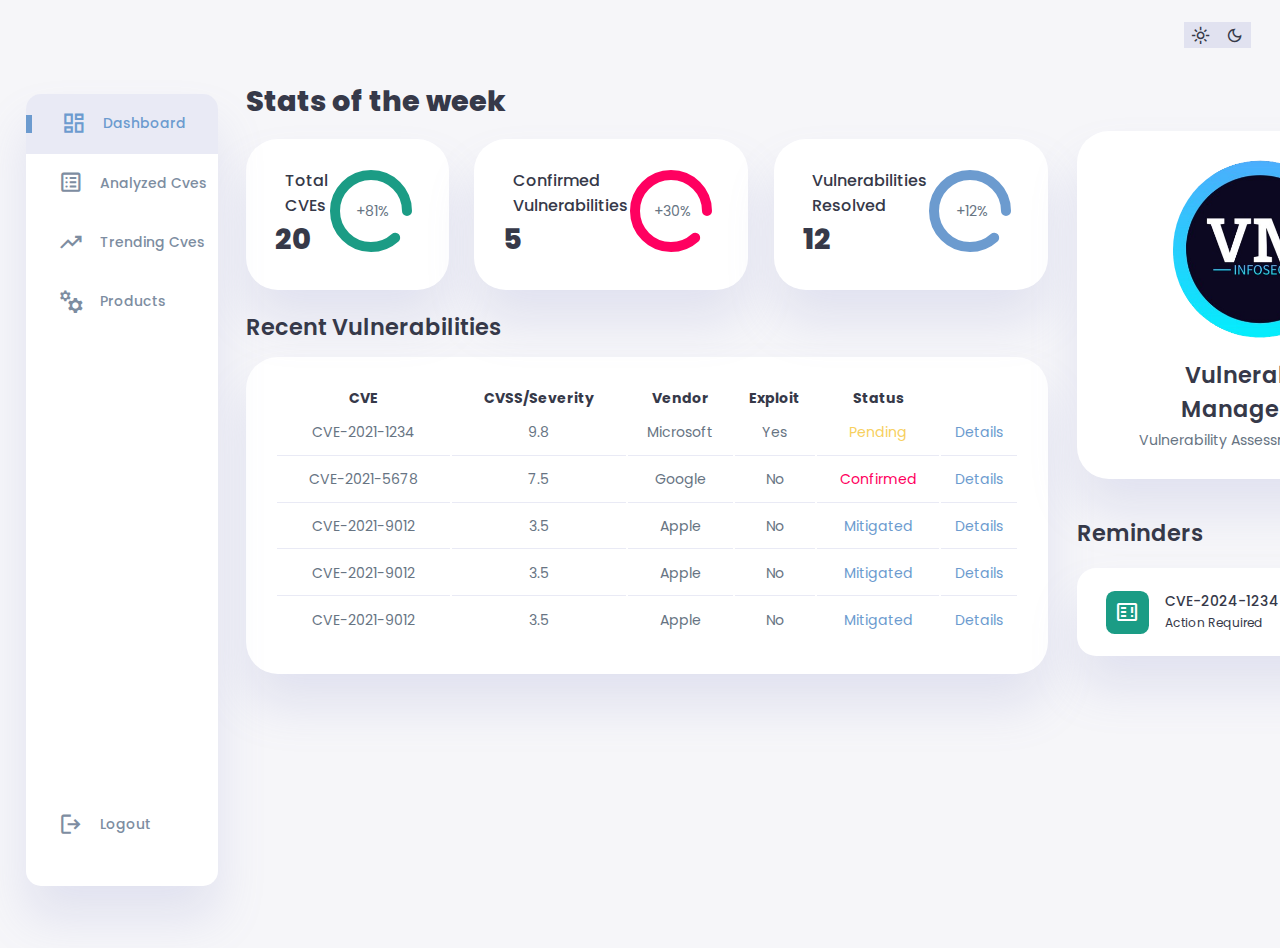
<file: index.html>
<!doctype html>
<html lang="en">
<head>
    <meta charset="UTF-8">
    <meta name="viewport" content="width=device-width, initial-scale=1">
    <link href="https://fonts.googleapis.com/css2?family=Material+Symbols+Outlined" rel="stylesheet" />
    <link rel="stylesheet" href="style.css">
    <title>VM Dashboard</title>
</head>
<body>
    <div class="container">
        <aside>
            <div class="toggle">
                <div class="close" id="close-btn">
                    <span class="material-symbols-outlined">
                        close
                    </span>
                </div>
            </div>

            <div class="sidebar">
                <a href="#" class="active" id="dashboard">
                    <span class="material-symbols-outlined">
                        dashboard
                    </span>
                    <h3>Dashboard</h3>
                </a>
                <a href="#">
                   <span class="material-symbols-outlined">
                        list_alt
                   </span>
                    <h3>Analyzed Cves</h3>
                </a>
                <a href="#">
                   <span class="material-symbols-outlined">
                        trending_up
                   </span>
                    <h3>Trending Cves</h3>
                </a>
                <a href="#">
                   <span class="material-symbols-outlined">
                        manufacturing
                   </span>
                    <h3>Products</h3>
                </a>
                <a href="#">
                   <span class="material-symbols-outlined">
                        logout
                    </span>
                    <h3>Logout</h3>
                </a>
            </div>
        </aside>

        <main>
            <h1>Stats of the week</h1>
            <div class="stats">
                <div class="cves">
                    <div class="status">
                        <div class="info">
                            <h3>Total CVEs</h3>
                            <h1>20</h1>
                        </div>
                        <div class="progress">
                            <svg>
                                <circle cx="38" cy="38" r="36"></circle>
                            </svg>
                            <div class="percentage">
                                <p>+81%</p>
                            </div>
                        </div>
                    </div>
                </div>
                <div class="affected">
                    <div class="status">
                        <div class="info">
                            <h3>Confirmed Vulnerabilities</h3>
                            <h1>5</h1>
                        </div>
                        <div class="progress">
                            <svg>
                                <circle cx="38" cy="38" r="36"></circle>
                            </svg>
                            <div class="percentage">
                                <p>+30%</p>
                            </div>
                        </div>
                    </div>
                </div>
                <div class="mitigated">
                    <div class="status">
                        <div class="info">
                            <h3>Vulnerabilities Resolved</h3>
                            <h1>12</h1>
                        </div>
                        <div class="progress">
                            <svg>
                                <circle cx="38" cy="38" r="36"></circle>
                            </svg>
                            <div class="percentage">
                                <p>+12%</p>
                            </div>
                        </div>
                    </div>
                </div>
            </div>


            <div class="recent-vulnerabilities">
                <h2>Recent Vulnerabilities</h2>
                <table>
                    <thead>
                    <tr>
                        <th>CVE</th>
                        <th>CVSS/Severity</th>
                        <th>Vendor</th>
                        <th>Exploit</th>
                        <th>Status</th>
                    </tr>
                    </thead>
                    <tbody></tbody>
                </table>
            </div>

            <!-- End of Recent Orders -->
        </main>

        <div class="right-section">
            <div class="nav">
                <button id="menu-btn">
                    <span class="material-symbols-outlined">
                        menu
                    </span>
                </button>
                <div class="dark-mode">
                    <span class="material-symbols-outlined light">
                        light_mode
                    </span>
                    <span class="material-symbols-outlined dark">
                        dark_mode
                    </span>
                </div>

                <div class="profile">
                    <div class="info">
                        <p>Hey, <b>Fabian</b></p>
                        <small class="text-muted">Admin</small>
                    </div>
                    <div class="profile-photo"></div>
                </div>

            </div>
            <!-- End of Nav -->

            <div class="user-profile">
                <div class="logo">
                    <img src="images/logo.png" alt="logo">
                    <h2>Vulnerability Management</h2>
                    <p>Vulnerability Assessment Platform</p>
                </div>
            </div>

            <div class="reminders">
                <div class="header">
                    <h2>Reminders</h2>
                    <span class="material-symbols-outlined">
                        notifications
                    </span>
                </div>

                <div class="notification">
                    <div class="icon">
                        <span class="material-symbols-outlined">
                             breaking_news_alt_1
                        </span>
                    </div>
                    <div class="content">
                        <div class="info">
                            <h3>CVE-2024-1234</h3>
                            <small class="text_muted">
                                Action Required
                            </small>
                        </div>
                        <span class="material-symbols-outlined">
                             more_vert
                        </span>
                    </div>
                </div>
            </div>
        </div>
    </div>
    <script src="cves.js"></script>
    <script src="index.js"></script>
</body>
</html>
</file>
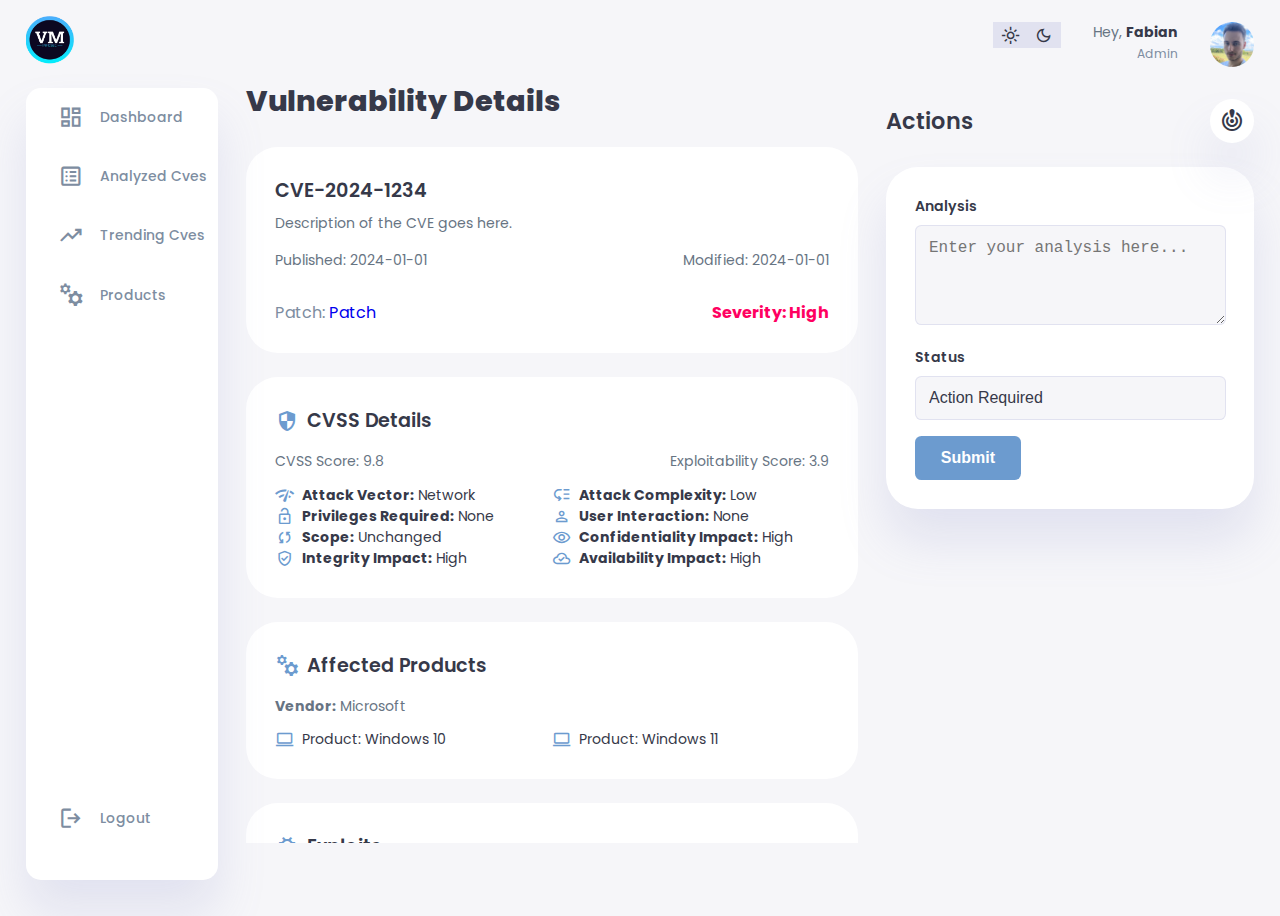
<file: add.html>
<!doctype html>
<html lang="en">
<head>
    <meta charset="UTF-8">
    <meta name="viewport" content="width=device-width, initial-scale=1">
    <link href="https://fonts.googleapis.com/css2?family=Material+Symbols+Outlined" rel="stylesheet" />
    <link rel="stylesheet" href="css/style.css">
    <title>VM Dashboard</title>
</head>
<body>
    <div class="container">
        <aside>
            <div class="toggle">
                <div class="logo">
                    <img src="images/logo.png" alt="logo">
                </div>
                <div class="close" id="close-btn">
                    <span class="material-symbols-outlined">
                        close
                    </span>
                </div>
            </div>

            <div class="sidebar">
                <a href="#">
                    <span class="material-symbols-outlined">
                        dashboard
                    </span>
                    <h3>Dashboard</h3>
                </a>
                <a href="#">
                   <span class="material-symbols-outlined">
                        list_alt
                   </span>
                    <h3>Analyzed Cves</h3>
                </a>
                <a href="#">
                   <span class="material-symbols-outlined">
                        trending_up
                   </span>
                    <h3>Trending Cves</h3>
                </a>
                <a href="#">
                   <span class="material-symbols-outlined">
                        manufacturing
                   </span>
                    <h3>Products</h3>
                </a>
                <a href="#">
                   <span class="material-symbols-outlined">
                        logout
                    </span>
                    <h3>Logout</h3>
                </a>
            </div>
        </aside>

        <main>
            <h1>Vulnerability Details</h1>

            <div class="scrollable-container">
                <div class="vuln-data">
                    <h3 id="cve-id">CVE-2024-1234</h3>
                    <p id="cve-description">Description of the CVE goes here.</p>
                    <div class="status">
                        <p id="cve-date">Published: 2024-01-01</p>
                        <p id="cve-modified">Modified: 2024-01-01</p>
                    </div>

                    <div class="status">
                        <span id="cve-status">Patch: <a href="https://example.com/patch">Patch</a></span>
                        <span class="severity" id="cve-severity">Severity: High</span>
                    </div>
                </div>

                <div class="vuln-data">
                    <h3>
                        <span class="material-symbols-outlined">security</span>
                        CVSS Details
                    </h3>
                    <div class="status">
                        <p id="cvss-score">CVSS Score: 9.8</p>
                        <p id="epss">Exploitability Score: 3.9</p>
                    </div>

                    <ul id="cvss-details" class="two-columns">
                        <li><span class="material-symbols-outlined">network_check</span> <span class="list-text"><strong>Attack Vector:</strong> Network</span></li>
                        <li><span class="material-symbols-outlined">low_priority</span> <span class="list-text"><strong>Attack Complexity:</strong> Low</span></li>
                        <li><span class="material-symbols-outlined">lock_open</span> <span class="list-text"><strong>Privileges Required:</strong> None</span></li>
                        <li><span class="material-symbols-outlined">person</span> <span class="list-text"><strong>User Interaction:</strong> None</span></li>
                        <li><span class="material-symbols-outlined">sync</span> <span class="list-text"><strong>Scope:</strong> Unchanged</span></li>
                        <li><span class="material-symbols-outlined">visibility</span> <span class="list-text"><strong>Confidentiality Impact:</strong> High</span></li>
                        <li><span class="material-symbols-outlined">verified_user</span> <span class="list-text"><strong>Integrity Impact:</strong> High</span></li>
                        <li><span class="material-symbols-outlined">cloud_done</span> <span class="list-text"><strong>Availability Impact:</strong> High</span></li>
                    </ul>
                </div>

                <div class="vuln-data">
                    <h3>
                        <span class="material-symbols-outlined">manufacturing</span>
                        Affected Products
                    </h3>
                    <div class="status">
                        <p id="vendor"><strong>Vendor:</strong> Microsoft</p>
                    </div>

                    <ul id="product-details" class="two-columns">
                        <li><span class="material-symbols-outlined">computer</span> <span class="list-text">Product: Windows 10</span></li>
                        <li><span class="material-symbols-outlined">computer</span> <span class="list-text">Product: Windows 11</span></li>
                    </ul>
                </div>

                <div class="vuln-data">
                    <h3>
                        <span class="material-symbols-outlined">bug_report</span>
                        Exploits
                    </h3>
                    <ul id="exploit-urls">
                        <li><a href="https://example.com/exploit1">Exploit 1</a></li>
                        <li><a href="https://example.com/exploit2">Exploit 2</a></li>
                    </ul>
                </div>

                <div class="vuln-data">
                    <h3>
                        <span class="material-symbols-outlined">description</span>
                        Executive Summary
                    </h3>
                    <p><strong>Impact:</strong> Description of the impact goes here.</p>
                    <p><strong>Exploitation:</strong> Description of the exploitation goes here.</p>
                    <p><strong>Description:</strong> Detailed description goes here.</p>
                    <p><strong>Patch:</strong> Information about the patch goes here.</p>
                    <p><strong>Mitigation:</strong> Mitigation steps go here.</p>
                </div>

                <div class="vuln-data">
                    <h3>
                        <span class="material-symbols-outlined">flutter</span>
                        VM Analysis
                    </h3>
                    <p id="vm-analysis">Analysis of the VM goes here.</p>
                    <div class="status">
                        <span id="new-cve-status">Status: In Progress</span>
                    </div>
                </div>

            </div>
            <!-- End of Recent Orders -->
        </main>

        <div class="right-section">
            <div class="nav">
                <button id="menu-btn">
                    <span class="material-symbols-outlined">
                        menu
                    </span>
                </button>
                <div class="dark-mode">
                    <span class="material-symbols-outlined light">
                        light_mode
                    </span>
                    <span class="material-symbols-outlined dark">
                        dark_mode
                    </span>
                </div>

                <div class="profile">
                    <div class="info">
                        <p>Hey, <b>Fabian</b></p>
                        <small class="text-muted">Admin</small>
                    </div>
                    <div class="profile-photo"></div>
                </div>

            </div>

            <div class="reminders">
                <div class="header">
                    <h2>Actions</h2>
                    <span class="material-symbols-outlined">
                        crisis_alert
                    </span>
                </div>

                <form class="action-form">
                    <div class="form-group">
                        <label for="analysis">Analysis</label>
                        <textarea id="analysis" name="analysis" rows="4" placeholder="Enter your analysis here..."></textarea>
                    </div>
                    <div class="form-group">
                        <label for="status">Status</label>
                        <select id="status" name="status">
                            <option value="action-required">Action Required</option>
                            <option value="in-progress">In Progress</option>
                            <option value="resolved">Resolved</option>
                        </select>
                    </div>
                    <button type="submit">Submit</button>
                </form>
            </div>
            <!-- End of Nav -->

        </div>
    </div>
    <script src="js/cves.js"></script>
    <script src="js/index.js"></script>
</body>
</html>
</file>
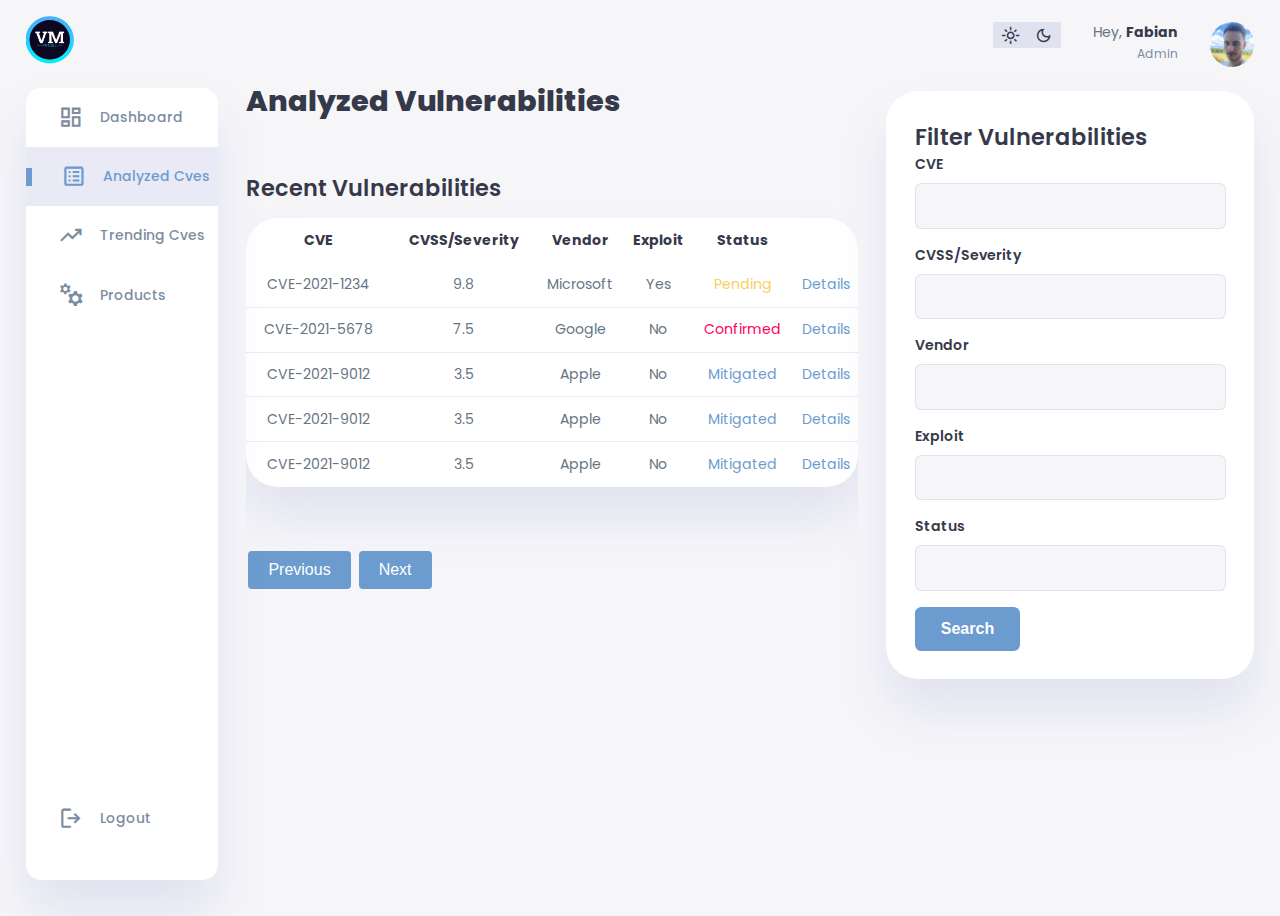
<file: analyzed.html>
<!doctype html>
<html lang="en">
<head>
    <meta charset="UTF-8">
    <meta name="viewport" content="width=device-width, initial-scale=1">
    <link href="https://fonts.googleapis.com/css2?family=Material+Symbols+Outlined" rel="stylesheet" />
    <link rel="stylesheet" href="css/style.css">
    <title>VM Dashboard</title>
</head>
<body>
    <div class="container">
        <aside>
            <div class="toggle">
                <div class="logo">
                    <img src="images/logo.png" alt="logo">
                </div>
                <div class="close" id="close-btn">
                    <span class="material-symbols-outlined">
                        close
                    </span>
                </div>
            </div>

            <div class="sidebar">
                <a href="#">
                    <span class="material-symbols-outlined">
                        dashboard
                    </span>
                    <h3>Dashboard</h3>
                </a>
                <a href="#" class="active">
                   <span class="material-symbols-outlined">
                        list_alt
                   </span>
                    <h3>Analyzed Cves</h3>
                </a>
                <a href="#">
                   <span class="material-symbols-outlined">
                        trending_up
                   </span>
                    <h3>Trending Cves</h3>
                </a>
                <a href="#">
                   <span class="material-symbols-outlined">
                        manufacturing
                   </span>
                    <h3>Products</h3>
                </a>
                <a href="#">
                   <span class="material-symbols-outlined">
                        logout
                    </span>
                    <h3>Logout</h3>
                </a>
            </div>
        </aside>

        <main>
            <h1>Analyzed Vulnerabilities</h1>

            <div class="scrollable-container">
                <div class="recent-vulnerabilities">
                    <h2>Recent Vulnerabilities</h2>
                    <table>
                        <thead>
                        <tr>
                            <th>CVE</th>
                            <th>CVSS/Severity</th>
                            <th>Vendor</th>
                            <th>Exploit</th>
                            <th>Status</th>
                        </tr>
                        </thead>
                        <tbody></tbody>
                    </table>
                    <div class="pagination">
                        <button id="prev-btn" onclick="prevPage()">Previous</button>
                        <span id="page-info"></span>
                        <button id="next-btn" onclick="nextPage()">Next</button>
                    </div>
                </div>
            </div>

            <!-- End of Recent Orders -->
        </main>

        <div class="right-section">
            <div class="nav">
                <button id="menu-btn">
                    <span class="material-symbols-outlined">
                        menu
                    </span>
                </button>
                <div class="dark-mode">
                    <span class="material-symbols-outlined light">
                        light_mode
                    </span>
                    <span class="material-symbols-outlined dark">
                        dark_mode
                    </span>
                </div>

                <div class="profile">
                    <div class="info">
                        <p>Hey, <b>Fabian</b></p>
                        <small class="text-muted">Admin</small>
                    </div>
                    <div class="profile-photo"></div>
                </div>

            </div>
            <!-- End of Nav -->

            <div class="filter-form">
                <h2>Filter Vulnerabilities</h2>
                <form id="filter-form">
                    <div class="form-group">
                        <label for="filter-cve">CVE</label>
                        <input type="text" id="filter-cve" name="cve">
                    </div>
                    <div class="form-group">
                        <label for="filter-cvss">CVSS/Severity</label>
                        <input type="text" id="filter-cvss" name="cvss">
                    </div>
                    <div class="form-group">
                        <label for="filter-vendor">Vendor</label>
                        <input type="text" id="filter-vendor" name="vendor">
                    </div>
                    <div class="form-group">
                        <label for="filter-exploit">Exploit</label>
                        <input type="text" id="filter-exploit" name="exploit">
                    </div>
                    <div class="form-group">
                        <label for="filter-status">Status</label>
                        <input type="text" id="filter-status" name="status">
                    </div>
                    <button type="button" onclick="filterVulnerabilities()">Search</button>
                </form>
            </div>
        </div>
    </div>
    <script src="js/cves.js"></script>
    <script src="js/index.js"></script>
</body>
</html>
</file>
<file: style.css>
@import url('https://fonts.googleapis.com/css2?family=Balsamiq+Sans&family=Lato:wght@300&family=PT+Sans&family=Poppins:ital,wght@0,100;0,200;0,300;0,400;0,500;0,600;0,700;0,800;0,900;1,100;1,200;1,300;1,400;1,500;1,600;1,700;1,800;1,900&display=swap');

:root{
    --color-primary: #6C9BCF;
    --color-danger: #FF0060;
    --color-success: #1B9C85;
    --color-warning: #F7D060;
    --color-white: #fff;
    --color-info-dark: #7d8da1;
    --color-dark: #363949;
    --color-light: rgba(132, 139, 200, 0.18);
    --color-dark-variant: #677483;
    --color-background: #f6f6f9;

    --card-border-radius: 2rem;
    --border-radius-1: 0.4rem;
    --border-radius-light-outer: 0.4rem 0 0 0.4rem;
    --border-radius-dark-outer: 0 0.4rem 0.4rem 0;
    --border-radius-2: 1.2rem;

    --card-padding: 1.8rem;
    --padding-1: 1.2rem;

    --box-shadow: 0 2rem 3rem var(--color-light);
}

.dark-mode-variables{
    --color-background: #181a1e;
    --color-white: #202528;
    --color-dark: #edeffd;
    --color-dark-variant: #a3bdcc;
    --color-light: rgba(0, 0, 0, 0.4);
    --box-shadow: 0 2rem 3rem var(--color-light);
}

*{
    margin: 0;
    padding: 0;
    outline: 0;
    appearance: none;
    border: 0;
    text-decoration: none;
    box-sizing: border-box;
}


body{
    width: 100vw;
    height: 100vh;
    font-family: 'Poppins', sans-serif;
    font-size: 0.88rem;
    user-select: none;
    overflow-x: hidden;
    color: var(--color-dark);
    background-color: var(--color-background);
}


h1{
    font-weight: 800;
    font-size: 1.8rem;
}


h2{
    font-weight: 600;
    font-size: 1.4rem;
}

h3{
    font-weight: 500;
    font-size: 0.87rem;
}

small{
    font-size: 0.76rem;
}

p{
    color: var(--color-dark-variant);
}


b{
    color: var(--color-dark);
}

.text-muted{
    color: var(--color-info-dark);
}

.primary{
    color: var(--color-primary);
}

.danger{
    color: var(--color-danger);
}

.success{
    color: var(--color-success);
}

.warning{
    color: var(--color-warning);
}

.container{
    display: grid;
    width: 96%;
    margin: 0 auto;
    gap: 1.8rem;
    grid-template-columns: 12rem auto 23rem;
}

aside{
    height: 100vh;
    margin-top: 3rem;
}

aside .toggle{
    display: flex;
    align-items: center;
    justify-content: space-between;
    margin-top: 1.4rem;
}

aside .toggle .logo{
    display: flex;
    gap: 0.5rem;
}

aside .toggle .logo img{
    width: 6rem;
    height: 6rem;
}

aside .toggle .close{
    padding-right: 1rem;
    display: none;
}

aside .sidebar{
    display: flex;
    flex-direction: column;
    background-color: var(--color-white);
    box-shadow: var(--box-shadow);
    border-radius: 15px;
    height: 88vh;
    position: relative;
    top: 1.5rem;
    transition: all 0.3s ease;
}

aside .sidebar:hover{
    box-shadow: none;
}

aside .sidebar a{
    display: flex;
    align-items: center;
    color: var(--color-info-dark);
    height: 3.7rem;
    gap: 1rem;
    position: relative;
    margin-left: 2rem;
    transition: all 0.3s ease;
}

aside .sidebar a span{
    font-size: 1.6rem;
    transition: all 0.3s ease;
}

aside .sidebar a:last-child{
    position: absolute;
    bottom: 2rem;
    width: 100%;
}

#dashboard{
    border-radius: 15px 15px 0 0;
}

aside .sidebar a.active{
    width: 100%;
    color: var(--color-primary);
    background-color: var(--color-light);
    margin-left: 0;
}

aside .sidebar a.active::before{
    content: '';
    width: 6px;
    height: 18px;
    background-color: var(--color-primary);
}

aside .sidebar a.active span{
    color: var(--color-primary);
    margin-left: calc(1rem - 3px);
}

aside .sidebar a:hover{
    color: var(--color-primary);
}

aside .sidebar a:hover span{
    margin-left: 0.6rem;
}

main{
    margin-top: 5rem;
}

main .stats{
    display: grid;
    grid-template-columns: repeat(3, 1fr);
    gap: 1.6rem;
}

main .stats > div{
    background-color: var(--color-white);
    padding: var(--card-padding);
    border-radius: var(--card-border-radius);
    margin-top: 1rem;
    box-shadow: var(--box-shadow);
    cursor: pointer;
    transition: all 0.3s ease;
}

main .stats > div:hover{
    box-shadow: none;
}

main .stats > div .status{
    display: flex;
    align-items: center;
    justify-content: space-between;
}

main .stats h3{
    margin-left: 0.6rem;
    font-size: 1rem;
}

main .stats .progress{
    position: relative;
    width: 92px;
    height: 92px;
    border-radius: 50%;
}

main .stats svg{
    width: 7rem;
    height: 7rem;
}

main .stats svg circle{
    fill: none;
    stroke-width: 10;
    stroke-linecap: round;
    transform: translate(5px, 5px);
}

main .stats .cves svg circle{
    stroke: var(--color-success);
    stroke-dashoffset: -30;
    stroke-dasharray: 200;
}


main .stats .affected svg circle{
    stroke: var(--color-danger);
    stroke-dashoffset: -30;
    stroke-dasharray: 200;
}

main .stats .mitigated svg circle{
    stroke: var(--color-primary);
    stroke-dashoffset: -30;
    stroke-dasharray: 200;
}

main .stats .progress .percentage{
    position: absolute;
    top: -3px;
    left: -1px;
    display: flex;
    align-items: center;
    justify-content: center;
    height: 100%;
    width: 100%;
}

main .recent-vulnerabilities{
    margin-top: 1.3rem;
}

main .recent-vulnerabilities h2{
    margin-bottom: 0.8rem;
}

main .recent-vulnerabilities table{
    background-color: var(--color-white);
    width: 100%;
    padding: var(--card-padding);
    text-align: center;
    box-shadow: var(--box-shadow);
    border-radius: var(--card-border-radius);
    transition: all 0.3s ease;
}

main .recent-vulnerabilities table:hover{
    box-shadow: none;
}

main table tbody td{
    height: 2.8rem;
    border-bottom: 1px solid var(--color-light);
    color: var(--color-dark-variant);
}

main table tbody tr:last-child td{
    border: none;
}

main .recent-vulnerabilities a{
    text-align: center;
    display: block;
    margin: 1rem auto;
    color: var(--color-primary);
}

.right-section{
    margin-top: 1.4rem;
}

.right-section .nav{
    display: flex;
    justify-content: end;
    gap: 2rem;
}

.right-section .nav button{
    display: none;
}

.right-section .dark-mode{
    background-color: var(--color-light);
    display: flex;
    justify-content: space-between;
    align-items: center;
    height: 1.6rem;
    width: 4.2rem;
    cursor: pointer;
}

.right-section .dark-mode span{
    font-size: 1.2rem;
    width: 50%;
    height: 100%;
    display: flex;
    align-items: center;
    justify-content: center;
}

.right-section .dark-mode span.active{
    background-color: var(--color-primary);
    color: white;
}

.right-section .dark-mode .dark{
    border-radius: var(--border-radius-dark-outer);
}

.right-section .dark-mode .light{
    border-radius: var(--border-radius-light-outer);
}

.right-section .nav .profile{
    display: flex;
    gap: 2rem;
    text-align: right;
}

.right-section .nav .profile .profile-photo{
    width: 2.8rem;
    height: 2.8rem;
    border-radius: 50%;
    overflow: hidden;
    background-size: cover;
    background-position: center;
    background-image: url('images/profile.jpg');
}

.right-section .user-profile{
    display: flex;
    justify-content: center;
    text-align: center;
    margin-top: 4rem;
    background-color: var(--color-white);
    padding: var(--card-padding);
    border-radius: var(--card-border-radius);
    box-shadow: var(--box-shadow);
    cursor: pointer;
    transition: all 0.3s ease;
}

.right-section .user-profile:hover{
    box-shadow: none;
}

.right-section .user-profile img{
    width: 11rem;
    height: auto;
    margin-bottom: 0.8rem;
    border-radius: 50%;
}

.right-section .user-profile h2{
    margin-bottom: 0.2rem;
}

.right-section .reminders{
    margin-top: 2rem;
}

.right-section .reminders .header{
    display: flex;
    align-items: center;
    justify-content: space-between;
    margin-bottom: 0.8rem;
}

.right-section .reminders .header span{
    padding: 10px;
    box-shadow: var(--box-shadow);
    background-color: var(--color-white);
    border-radius: 50%;
}

.right-section .reminders .notification{
    background-color: var(--color-white);
    display: flex;
    align-items: center;
    gap: 1rem;
    margin-bottom: 0.7rem;
    padding: 1.4rem var(--card-padding);
    border-radius: var(--border-radius-2);
    box-shadow: var(--box-shadow);
    cursor: pointer;
    transition: all 0.3s ease;
}

.right-section .reminders .notification:hover{
    box-shadow: none;
}

.right-section .reminders .notification .content{
    display: flex;
    justify-content: space-between;
    align-items: center;
    margin: 0;
    width: 100%;
}

.right-section .reminders .notification .icon{
    padding: 0.6rem;
    color: var(--color-white);
    background-color: var(--color-success);
    border-radius: 20%;
    display: flex;
}

@media screen and (max-width: 1200px) {
    .container{
        width: 95%;
        grid-template-columns: 7rem auto 23rem;
    }

    aside .logo h2{
        display: none;
    }

    aside .sidebar h3{
        display: none;
    }

    aside .sidebar a{
        width: 5.6rem;
    }

    aside .sidebar a:last-child{
        position: relative;
        margin-top: 1.8rem;
    }

    main .stats{
        grid-template-columns: 1fr;
        gap: 0;
    }

    main .recent-vulnerabilities {
        width: 94%;
        position: absolute;
        left: 50%;
        transform: translateX(-50%);
        margin: 2rem 0 0 0.8rem;
    }

    main .recent-vulnerabilities table{
        width: 83vw;
    }

    main table thead tr th:last-child,
    main table thead tr th:first-child{
        display: none;
    }

    main table tbody tr td:last-child,
    main table tbody tr td:first-child{
        display: none;
    }

}

@media screen and (max-width: 768px) {
    .container{
        width: 100%;
        grid-template-columns: 1fr;
        padding: 0 var(--padding-1);
    }

    aside{
        position: fixed;
        background-color: var(--color-white);
        width: 15rem;
        z-index: 3;
        box-shadow: 1rem 3rem 4rem var(--color-light);
        height: 100vh;
        left: -100%;
        display: none;
        animation: showMenu 0.4s ease forwards;
    }

    @keyframes showMenu {
        to{
            left: 0;
        }
    }

    aside .logo{
        margin-left: 1rem;
    }

    aside .logo h2{
        display: inline;
    }

    aside .sidebar h3{
        display: inline;
    }

    aside .sidebar a{
        width: 100%;
        height: 3.4rem;
    }

    aside .sidebar a:last-child{
        position: absolute;
        bottom: 5rem;
    }

    aside .toggle .close{
        display: inline-block;
        cursor: pointer;
    }

    main{
        margin-top: 8rem;
        padding: 0 1rem;
    }

    main .recent-vulnerabilities{
        position: relative;
        margin: 3rem 0 0 0;
        width: 100%;
    }

    main .recent-vulnerabilities table{
        width: 100%;
        margin: 0;
    }

    .right-section{
        width: 94%;
        margin: 0 auto 4rem;
    }

    .right-section .nav{
        position: fixed;
        top: 0;
        left: 0;
        align-items: center;
        background-color: var(--color-white);
        padding: 0 var(--padding-1);
        height: 4.6rem;
        width: 100%;
        z-index: 2;
        box-shadow: 0 1rem 1rem var(--color-light);
        margin: 0;
    }

    .right-section .nav .dark-mode{
        width: 4.4rem;
        position: absolute;
        left: 66%;
    }

    .right-section .profile .info{
        display: none;
    }

    .right-section .nav button{
        display: inline-block;
        background-color: transparent;
        cursor: pointer;
        color: var(--color-dark);
        position: absolute;
        left: 1rem;
    }

    .right-section .nav button span{
        font-size: 2rem;
    }

}
</file>
<file: css/style.css>
@import url('https://fonts.googleapis.com/css2?family=Balsamiq+Sans&family=Lato:wght@300&family=PT+Sans&family=Poppins:ital,wght@0,100;0,200;0,300;0,400;0,500;0,600;0,700;0,800;0,900;1,100;1,200;1,300;1,400;1,500;1,600;1,700;1,800;1,900&display=swap');

:root{
    --color-primary: #6C9BCF;
    --color-danger: #FF0060;
    --color-success: #1B9C85;
    --color-warning: #F7D060;
    --color-white: #fff;
    --color-info-dark: #7d8da1;
    --color-dark: #363949;
    --color-light: rgba(132, 139, 200, 0.18);
    --color-dark-variant: #677483;
    --color-background: #f6f6f9;

    --card-border-radius: 2rem;
    --border-radius-1: 0.4rem;
    --border-radius-light-outer: 0.4rem 0 0 0.4rem;
    --border-radius-dark-outer: 0 0.4rem 0.4rem 0;
    --border-radius-2: 1.2rem;

    --card-padding: 1.8rem;
    --padding-1: 1.2rem;

    --box-shadow: 0 2rem 3rem var(--color-light);
}

.dark-mode-variables{
    --color-background: #181a1e;
    --color-white: #202528;
    --color-dark: #edeffd;
    --color-dark-variant: #a3bdcc;
    --color-light: rgba(0, 0, 0, 0.4);
    --box-shadow: 0 2rem 3rem var(--color-light);
}

*{
    margin: 0;
    padding: 0;
    outline: 0;
    appearance: none;
    border: 0;
    text-decoration: none;
    box-sizing: border-box;
}


body{
    width: 100vw;
    height: 100vh;
    font-family: 'Poppins', sans-serif;
    font-size: 0.88rem;
    user-select: none;
    overflow-x: hidden;
    color: var(--color-dark);
    background-color: var(--color-background);
}


h1{
    font-weight: 800;
    font-size: 1.8rem;
}


h2{
    font-weight: 600;
    font-size: 1.4rem;
}

h3{
    font-weight: 500;
    font-size: 0.87rem;
}

small{
    font-size: 0.76rem;
}

p{
    color: var(--color-dark-variant);
}


b{
    color: var(--color-dark);
}

.text-muted{
    color: var(--color-info-dark);
}

.primary{
    color: var(--color-primary);
}

.danger{
    color: var(--color-danger);
}

.success{
    color: var(--color-success);
}

.warning{
    color: var(--color-warning);
}

.container{
    display: grid;
    width: 96%;
    margin: 0 auto;
    gap: 1.8rem;
    grid-template-columns: 12rem auto 23rem;
}

aside{
    height: 100vh;
    margin-top: 1rem;
}

aside .toggle{
    display: flex;
    align-items: center;
    justify-content: space-between;
}

aside .toggle .logo{
    display: flex;
    gap: 0.5rem;
}

aside .toggle .logo img{
    width: 3rem;
    height: 3rem;
}

aside .toggle .close{
    padding-right: 1rem;
    display: none;
}

aside .sidebar{
    display: flex;
    flex-direction: column;
    background-color: var(--color-white);
    box-shadow: var(--box-shadow);
    border-radius: 15px;
    height: 88vh;
    position: relative;
    top: 1.5rem;
    transition: all 0.3s ease;
}

aside .sidebar:hover{
    box-shadow: none;
}

aside .sidebar a{
    display: flex;
    align-items: center;
    color: var(--color-info-dark);
    height: 3.7rem;
    gap: 1rem;
    position: relative;
    margin-left: 2rem;
    transition: all 0.3s ease;
}

aside .sidebar a span{
    font-size: 1.6rem;
    transition: all 0.3s ease;
}

aside .sidebar a:last-child{
    position: absolute;
    bottom: 2rem;
    width: 100%;
}

#dashboard{
    border-radius: 15px 15px 0 0;
}

aside .sidebar a.active{
    width: 100%;
    color: var(--color-primary);
    background-color: var(--color-light);
    margin-left: 0;
}

aside .sidebar a.active::before{
    content: '';
    width: 6px;
    height: 18px;
    background-color: var(--color-primary);
}

aside .sidebar a.active span{
    color: var(--color-primary);
    margin-left: calc(1rem - 3px);
}

aside .sidebar a:hover{
    color: var(--color-primary);
}

aside .sidebar a:hover span{
    margin-left: 0.6rem;
}

main{
    margin-top: 5rem;
}

main .stats{
    display: grid;
    grid-template-columns: repeat(3, 1fr);
    gap: 1.6rem;
}

main .stats > div{
    background-color: var(--color-white);
    padding: var(--card-padding);
    border-radius: var(--card-border-radius);
    margin-top: 1rem;
    box-shadow: var(--box-shadow);
    cursor: pointer;
    transition: all 0.3s ease;
}

main .stats > div:hover{
    box-shadow: none;
}

main .stats > div .status{
    display: flex;
    align-items: center;
    justify-content: space-between;
}

main .stats h3{
    margin-left: 0.6rem;
    font-size: 1rem;
}

main .stats .progress{
    position: relative;
    width: 92px;
    height: 92px;
    border-radius: 50%;
}

main .stats svg{
    width: 7rem;
    height: 7rem;
}

main .stats svg circle{
    fill: none;
    stroke-width: 10;
    stroke-linecap: round;
    transform: translate(5px, 5px);
}

main .stats .cves svg circle{
    stroke: var(--color-success);
    stroke-dashoffset: -30;
    stroke-dasharray: 200;
}


main .stats .affected svg circle{
    stroke: var(--color-danger);
    stroke-dashoffset: -30;
    stroke-dasharray: 200;
}

main .stats .mitigated svg circle{
    stroke: var(--color-primary);
    stroke-dashoffset: -30;
    stroke-dasharray: 200;
}

main .stats .progress .percentage{
    position: absolute;
    top: -3px;
    left: -1px;
    display: flex;
    align-items: center;
    justify-content: center;
    height: 100%;
    width: 100%;
}

main .recent-vulnerabilities{
    margin-top: 3rem;
}

main .recent-vulnerabilities h2{
    margin-bottom: 0.8rem;
}

main .recent-vulnerabilities table{
    background-color: var(--color-white);
    width: 100%;
    padding: var(--card-padding);
    text-align: center;
    box-shadow: var(--box-shadow);
    border-radius: var(--card-border-radius);
    transition: all 0.3s ease;
    border-collapse: collapse;
    overflow: hidden;
}

main .recent-vulnerabilities table:hover{
    box-shadow: none;
}

main table tbody td{
    height: 2.8rem;
    border-bottom: 1px solid var(--color-light);
    color: var(--color-dark-variant);
    margin-top: 1rem;
    margin-bottom: 1rem;
}

main table th{
    height: 2.8rem;
    margin-top: 1rem;
    margin-bottom: 1rem;
}

main table tbody tr:last-child td{
    border: none;
}


main .recent-vulnerabilities a{
    text-align: center;
    display: block;
    margin: 1rem auto;
    color: var(--color-primary);
}

.scrollable-container {
    height: 80vh; /* Adjust as needed */
    overflow-y: auto;
}

.vuln-data {
    background-color: var(--color-white);
    padding: var(--card-padding);
    border-radius: var(--card-border-radius);
    margin-top: 1.5rem;
    transition: all 0.3s ease;
}



.vuln-data h3 {
    font-size: 1.2rem;
    font-weight: 600;
    color: var(--color-dark);
    margin-bottom: 0.5rem;

    display: flex;
    align-items: center;
    gap: 0.5rem;
}

.vuln-data p {
    color: var(--color-dark-variant);
    margin-bottom: 0.8rem;
}

.vuln-data .status {
    display: flex;
    align-items: center;
    justify-content: space-between;
    margin-top: 1rem;
}

.vuln-data .status span {
    font-size: 1rem;
    color: var(--color-info-dark);
}

.vuln-data h3 .material-symbols-outlined {
    font-size: 1.5rem;
    color: var(--color-primary);
}

.vuln-data .status .severity {
    font-weight: 700;
    color: var(--color-danger);
}

.two-columns {
    display: flex;
    flex-wrap: wrap;
}

.two-columns li {
    width: 50%;
    box-sizing: border-box;
    padding-right: 1rem;
    list-style: none;

    display: flex;
    align-items: center;
    gap: 0.5rem;
}


.two-columns li .material-symbols-outlined {
    font-size: 1.2rem;
    color: var(--color-primary);
}


.action-form {
    background-color: var(--color-white);
    padding: var(--card-padding);
    border-radius: var(--card-border-radius);
    box-shadow: var(--box-shadow);
    margin-top: 1.5rem;
    transition: all 0.3s ease;
}

.action-form:hover {
    box-shadow: none;
}

.action-form .form-group {
    margin-bottom: 1rem;
}

.action-form label {
    display: block;
    font-weight: 600;
    margin-bottom: 0.5rem;
    color: var(--color-dark);
}

.action-form textarea,
.action-form select {
    width: 100%;
    padding: 0.8rem;
    border-radius: var(--border-radius-1);
    border: 1px solid var(--color-light);
    font-size: 1rem;
    color: var(--color-dark);
    background-color: var(--color-background);
    transition: border-color 0.3s ease;
}

.action-form textarea:focus,
.action-form select:focus {
    border-color: var(--color-primary);
}

.action-form button {
    display: inline-block;
    padding: 0.8rem 1.6rem;
    border-radius: var(--border-radius-1);
    background-color: var(--color-primary);
    color: var(--color-white);
    font-size: 1rem;
    font-weight: 600;
    cursor: pointer;
    transition: background-color 0.3s ease;
}

.action-form button:hover {
    background-color: #5a8ccf;
}

.pagination button {
    background-color: var(--color-primary);
    border: none;
    color: var(--color-white);
    padding: 10px 20px;
    text-align: center;
    text-decoration: none;
    display: inline-block;
    font-size: 16px;
    margin: 4rem 2px 4px;
    cursor: pointer;
    border-radius: 4px;
    transition: background-color 0.3s ease;
}

.pagination button:hover {
    background-color: #5a8ccf;
}


table tbody tr:hover {
    background-color: var(--color-light);
    box-shadow: 0 4px 8px rgba(0, 0, 0, 0.1);
    position: relative;
    z-index: 1;
}

.right-section{
    margin-top: 1.4rem;
}

.right-section .nav{
    display: flex;
    justify-content: end;
    gap: 2rem;
}

.right-section .nav button{
    display: none;
}

.right-section .dark-mode{
    background-color: var(--color-light);
    display: flex;
    justify-content: space-between;
    align-items: center;
    height: 1.6rem;
    width: 4.2rem;
    cursor: pointer;
}

.right-section .dark-mode span{
    font-size: 1.2rem;
    width: 50%;
    height: 100%;
    display: flex;
    align-items: center;
    justify-content: center;
}

.right-section .dark-mode span.active{
    background-color: var(--color-primary);
    color: white;
}

.right-section .dark-mode .dark{
    border-radius: var(--border-radius-dark-outer);
}

.right-section .dark-mode .light{
    border-radius: var(--border-radius-light-outer);
}

.right-section .nav .profile{
    display: flex;
    gap: 2rem;
    text-align: right;
}

.right-section .nav .profile .profile-photo{
    width: 2.8rem;
    height: 2.8rem;
    border-radius: 50%;
    overflow: hidden;
    background-size: cover;
    background-position: center;
    background-image: url('../images/profile.jpg');
}

.right-section .user-profile{
    display: flex;
    justify-content: center;
    text-align: center;
    margin-top: 4rem;
    background-color: var(--color-white);
    padding: var(--card-padding);
    border-radius: var(--card-border-radius);
    box-shadow: var(--box-shadow);
    cursor: pointer;
    transition: all 0.3s ease;
}

.right-section .user-profile:hover{
    box-shadow: none;
}

.right-section .user-profile img{
    width: 11rem;
    height: auto;
    margin-bottom: 0.8rem;
    border-radius: 50%;
}

.right-section .user-profile h2{
    margin-bottom: 0.2rem;
}

.right-section .reminders{
    margin-top: 2rem;
}

.right-section .reminders .header{
    display: flex;
    align-items: center;
    justify-content: space-between;
    margin-bottom: 0.8rem;
}

.right-section .reminders .header span{
    padding: 10px;
    box-shadow: var(--box-shadow);
    background-color: var(--color-white);
    border-radius: 50%;
}

.right-section .reminders .notification{
    background-color: var(--color-white);
    display: flex;
    align-items: center;
    gap: 1rem;
    margin-bottom: 0.7rem;
    padding: 1.4rem var(--card-padding);
    border-radius: var(--border-radius-2);
    box-shadow: var(--box-shadow);
    cursor: pointer;
    transition: all 0.3s ease;
}

.right-section .reminders .notification:hover{
    box-shadow: none;
}

.right-section .reminders .notification .content{
    display: flex;
    justify-content: space-between;
    align-items: center;
    margin: 0;
    width: 100%;
}

.right-section .reminders .notification .icon{
    padding: 0.6rem;
    color: var(--color-white);
    background-color: var(--color-success);
    border-radius: 20%;
    display: flex;
}

.right-section .reminders .add-reminder{
    background-color: var(--color-white);
    border: 2px dashed var(--color-primary);
    color: var(--color-primary);
    display: flex;
    align-items: center;
    justify-content: center;
    cursor: pointer;
}

.right-section .reminders .add-reminder:hover{
    background-color: var(--color-primary);
    color: white;
}

.right-section .reminders .add-reminder div{
    display: flex;
    align-items: center;
    gap: 0.6rem;
}

.filter-form {
    background-color: var(--color-white);
    padding: var(--card-padding);
    border-radius: var(--card-border-radius);
    box-shadow: var(--box-shadow);
    margin-top: 1.5rem;
    transition: all 0.3s ease;
}

.filter-form:hover {
    box-shadow: none;
}

.filter-form .form-group {
    margin-bottom: 1rem;
}

.filter-form label {
    display: block;
    font-weight: 600;
    margin-bottom: 0.5rem;
    color: var(--color-dark);
}

.filter-form input {
    width: 100%;
    padding: 0.8rem;
    border-radius: var(--border-radius-1);
    border: 1px solid var(--color-light);
    font-size: 1rem;
    color: var(--color-dark);
    background-color: var(--color-background);
    transition: border-color 0.3s ease;
}

.filter-form input:focus {
    border-color: var(--color-primary);
}

.filter-form button {
    display: inline-block;
    padding: 0.8rem 1.6rem;
    border-radius: var(--border-radius-1);
    background-color: var(--color-primary);
    color: var(--color-white);
    font-size: 1rem;
    font-weight: 600;
    cursor: pointer;
    transition: background-color 0.3s ease;
}

.filter-form button:hover {
    background-color: #5a8ccf;
}

@media screen and (max-width: 1200px) {
    .container{
        width: 95%;
        grid-template-columns: 7rem auto 23rem;
    }

    aside .logo h2{
        display: none;
    }

    aside .sidebar h3{
        display: none;
    }

    aside .sidebar a{
        width: 5.6rem;
    }

    aside .sidebar a:last-child{
        position: relative;
        margin-top: 1.8rem;
    }

    main .stats{
        grid-template-columns: 1fr;
        gap: 0;
    }

    main .recent-vulnerabilities {
        width: 94%;
        position: absolute;
        left: 50%;
        transform: translateX(-50%);
        margin: 2rem 0 0 0.8rem;
    }

    main .recent-vulnerabilities table{
        width: 83vw;
    }

    main table thead tr th:last-child,
    main table thead tr th:first-child{
        display: none;
    }

    main table tbody tr td:last-child,
    main table tbody tr td:first-child{
        display: none;
    }

}

@media screen and (max-width: 768px) {
    .container{
        width: 100%;
        grid-template-columns: 1fr;
        padding: 0 var(--padding-1);
    }

    aside{
        position: fixed;
        background-color: var(--color-white);
        width: 15rem;
        z-index: 3;
        box-shadow: 1rem 3rem 4rem var(--color-light);
        height: 100vh;
        left: -100%;
        display: none;
        animation: showMenu 0.4s ease forwards;
    }

    @keyframes showMenu {
        to{
            left: 0;
        }
    }

    aside .logo{
        margin-left: 1rem;
    }

    aside .logo h2{
        display: inline;
    }

    aside .sidebar h3{
        display: inline;
    }

    aside .sidebar a{
        width: 100%;
        height: 3.4rem;
    }

    aside .sidebar a:last-child{
        position: absolute;
        bottom: 5rem;
    }

    aside .toggle .close{
        display: inline-block;
        cursor: pointer;
    }

    main{
        margin-top: 8rem;
        padding: 0 1rem;
    }

    main .recent-vulnerabilities{
        position: relative;
        margin: 3rem 0 0 0;
        width: 100%;
    }

    main .recent-vulnerabilities table{
        width: 100%;
        margin: 0;
    }

    .right-section{
        width: 94%;
        margin: 0 auto 4rem;
    }

    .right-section .nav{
        position: fixed;
        top: 0;
        left: 0;
        align-items: center;
        background-color: var(--color-white);
        padding: 0 var(--padding-1);
        height: 4.6rem;
        width: 100%;
        z-index: 2;
        box-shadow: 0 1rem 1rem var(--color-light);
        margin: 0;
    }

    .right-section .nav .dark-mode{
        width: 4.4rem;
        position: absolute;
        left: 66%;
    }

    .right-section .profile .info{
        display: none;
    }

    .right-section .nav button{
        display: inline-block;
        background-color: transparent;
        cursor: pointer;
        color: var(--color-dark);
        position: absolute;
        left: 1rem;
    }

    .right-section .nav button span{
        font-size: 2rem;
    }

}
</file>
